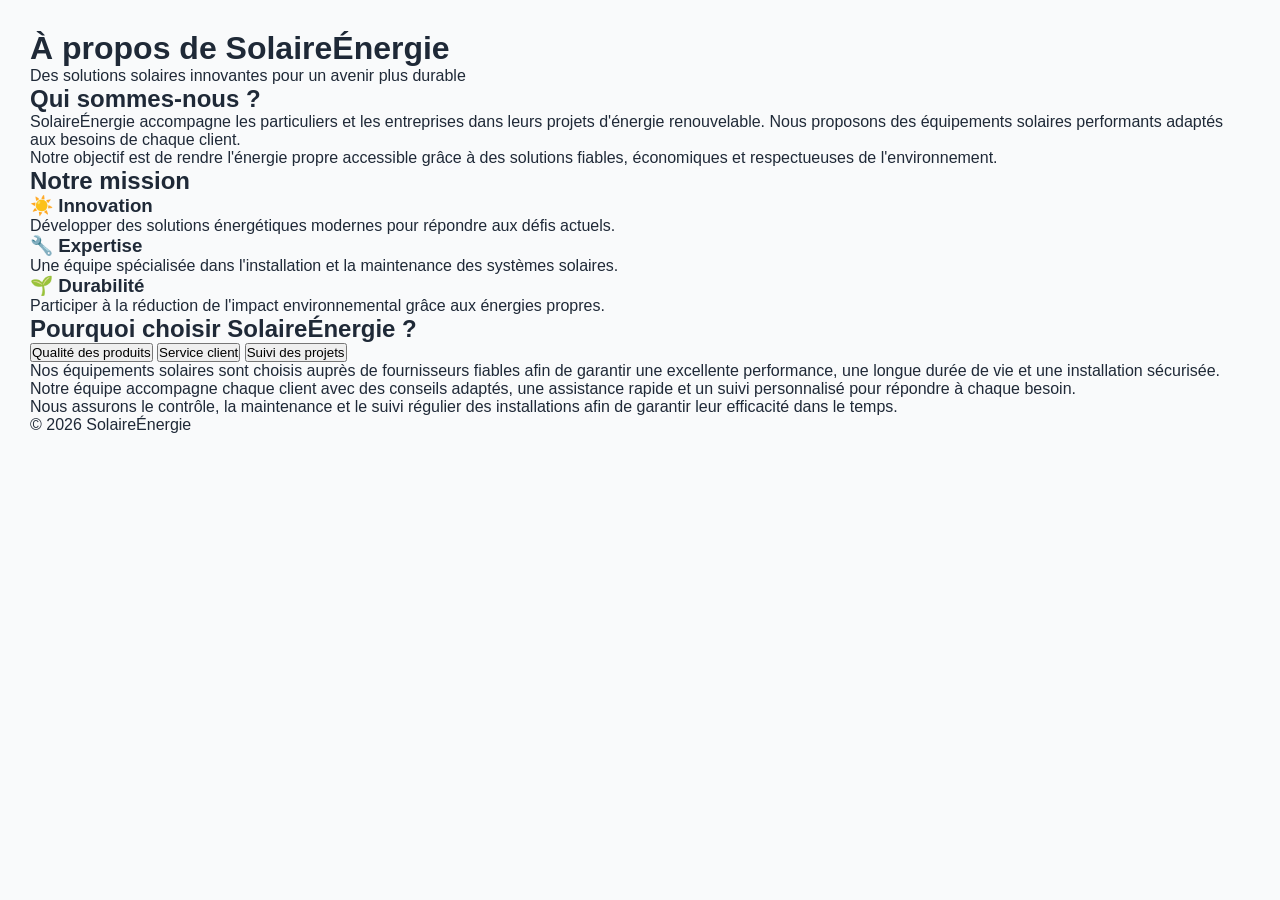
<file: index.html>
<!DOCTYPE html>
<html lang="fr">
<head>
    <meta charset="UTF-8">
    <meta name="viewport" content="width=device-width, initial-scale=1.0">
    <title>À propos - SolaireÉnergie</title>

    <link rel="stylesheet" href="style.css">
</head>
<body>
<header class="entete">
    <h1>À propos de SolaireÉnergie</h1>
    <p>Des solutions solaires innovantes pour un avenir plus durable</p>
</header>
<section class="presentation">
    <div class="texte">
        <h2>Qui sommes-nous ?</h2>
        <p>
            SolaireÉnergie accompagne les particuliers et les entreprises
            dans leurs projets d'énergie renouvelable.
            Nous proposons des équipements solaires performants
            adaptés aux besoins de chaque client.
        </p>

         <p>
            Notre objectif est de rendre l'énergie propre accessible
            grâce à des solutions fiables, économiques et respectueuses
            de l'environnement.
        </p>
    </div>
</section>
<section class="mission">

    <h2>Notre mission</h2>

    <div class="blocs">

        <div class="bloc">
            <h3>☀️ Innovation</h3>
            <p>
                Développer des solutions énergétiques modernes
                pour répondre aux défis actuels.
            </p>
        </div>
         <div class="bloc">
            <h3>🔧 Expertise</h3>
            <p>
                Une équipe spécialisée dans l'installation
                et la maintenance des systèmes solaires.
            </p>
        </div>


        <div class="bloc">
            <h3>🌱 Durabilité</h3>
            <p>
                Participer à la réduction de l'impact
                environnemental grâce aux énergies propres.
            </p>
        </div>

    </div>

</section>
<section class="engagement">

<h2>Pourquoi choisir SolaireÉnergie ?</h2>
<button onclick="afficher('qualite')">
Qualité des produits
</button>

<button onclick="afficher('service')">
Service client
</button>
<button onclick="afficher('suivi')">
Suivi des projets
</button>
<div id="qualite" class="contenu">
    Nos équipements solaires sont choisis auprès de fournisseurs fiables
    afin de garantir une excellente performance, une longue durée de vie
    et une installation sécurisée.
</div>


<div id="service" class="contenu">
    Notre équipe accompagne chaque client avec des conseils adaptés,
    une assistance rapide et un suivi personnalisé pour répondre
    à chaque besoin.
</div>


<div id="suivi" class="contenu">
    Nous assurons le contrôle, la maintenance et le suivi régulier
    des installations afin de garantir leur efficacité dans le temps.
</div>

</section>

<footer>
<p>
© 2026 SolaireÉnergie
</p>
</footer>
<script src="script.js"></script>
</body>
</html>
</file>
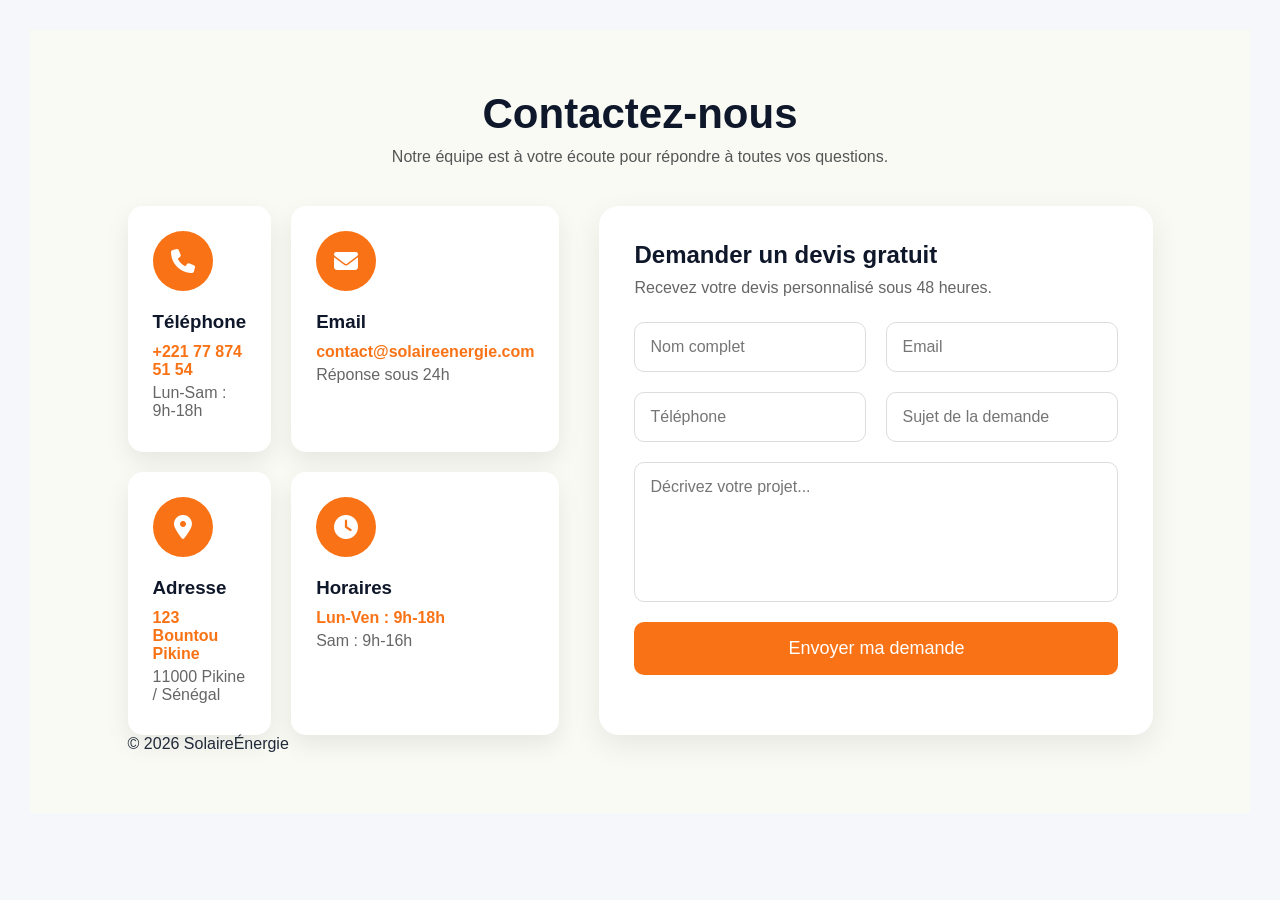
<file: contact.html>
<!DOCTYPE html>
<html lang="fr">
<head>
<meta charset="UTF-8">
<meta name="viewport" content="width=device-width, initial-scale=1.0">
<title>Contact - Solaire Énergie</title>
<link rel="stylesheet" href="style.css">
<link rel="stylesheet" href="contact.css">
<link rel="stylesheet" href="https://cdnjs.cloudflare.com/ajax/libs/font-awesome/6.5.2/css/all.min.css">
</head>

<body>

<section class="contact">

<div class="title">
<h1>Contactez-nous</h1>
<p>Notre équipe est à votre écoute pour répondre à toutes vos questions.</p>
</div>

<div class="container">

<div class="infos">

<div class="card">
<i class="fas fa-phone"></i>
<h3>Téléphone</h3>
<p>+221 77 874 51 54</p>
<span>Lun-Sam : 9h-18h</span>
</div>
<div class="card">
<i class="fas fa-envelope"></i>
<h3>Email</h3>
<p>contact@solaireenergie.com</p>
<span>Réponse sous 24h</span>
</div>

<div class="card">
<i class="fas fa-location-dot"></i>
<h3>Adresse</h3>
<p>123 Bountou Pikine</p>
<span>11000 Pikine / Sénégal</span>
</div>

<div class="card">
<i class="fas fa-clock"></i>
<h3>Horaires</h3>
<p>Lun-Ven : 9h-18h</p>
<span>Sam : 9h-16h</span>
</div>

</div>

<div class="formulaire">
    <h2>Demander un devis gratuit</h2>
<p>Recevez votre devis personnalisé sous 48 heures.</p>

<form id="contactForm">

<input type="text" id="nom" placeholder="Nom complet">

<input type="email" id="email" placeholder="Email">

<input type="tel" id="telephone" placeholder="Téléphone">

<input type="text" id="sujet" placeholder="Sujet de la demande">

<textarea id="message" rows="6" placeholder="Décrivez votre projet..."></textarea>

<button type="submit">Envoyer ma demande</button>

</form>

<p id="resultat"></p>

</div>

</div>

<script src="/script.js"></script>
<script src="contact.js"></script>
<footer>
    <p>
        © 2026 SolaireÉnergie
    </p>
</footer>
</body>
</html>
</file>
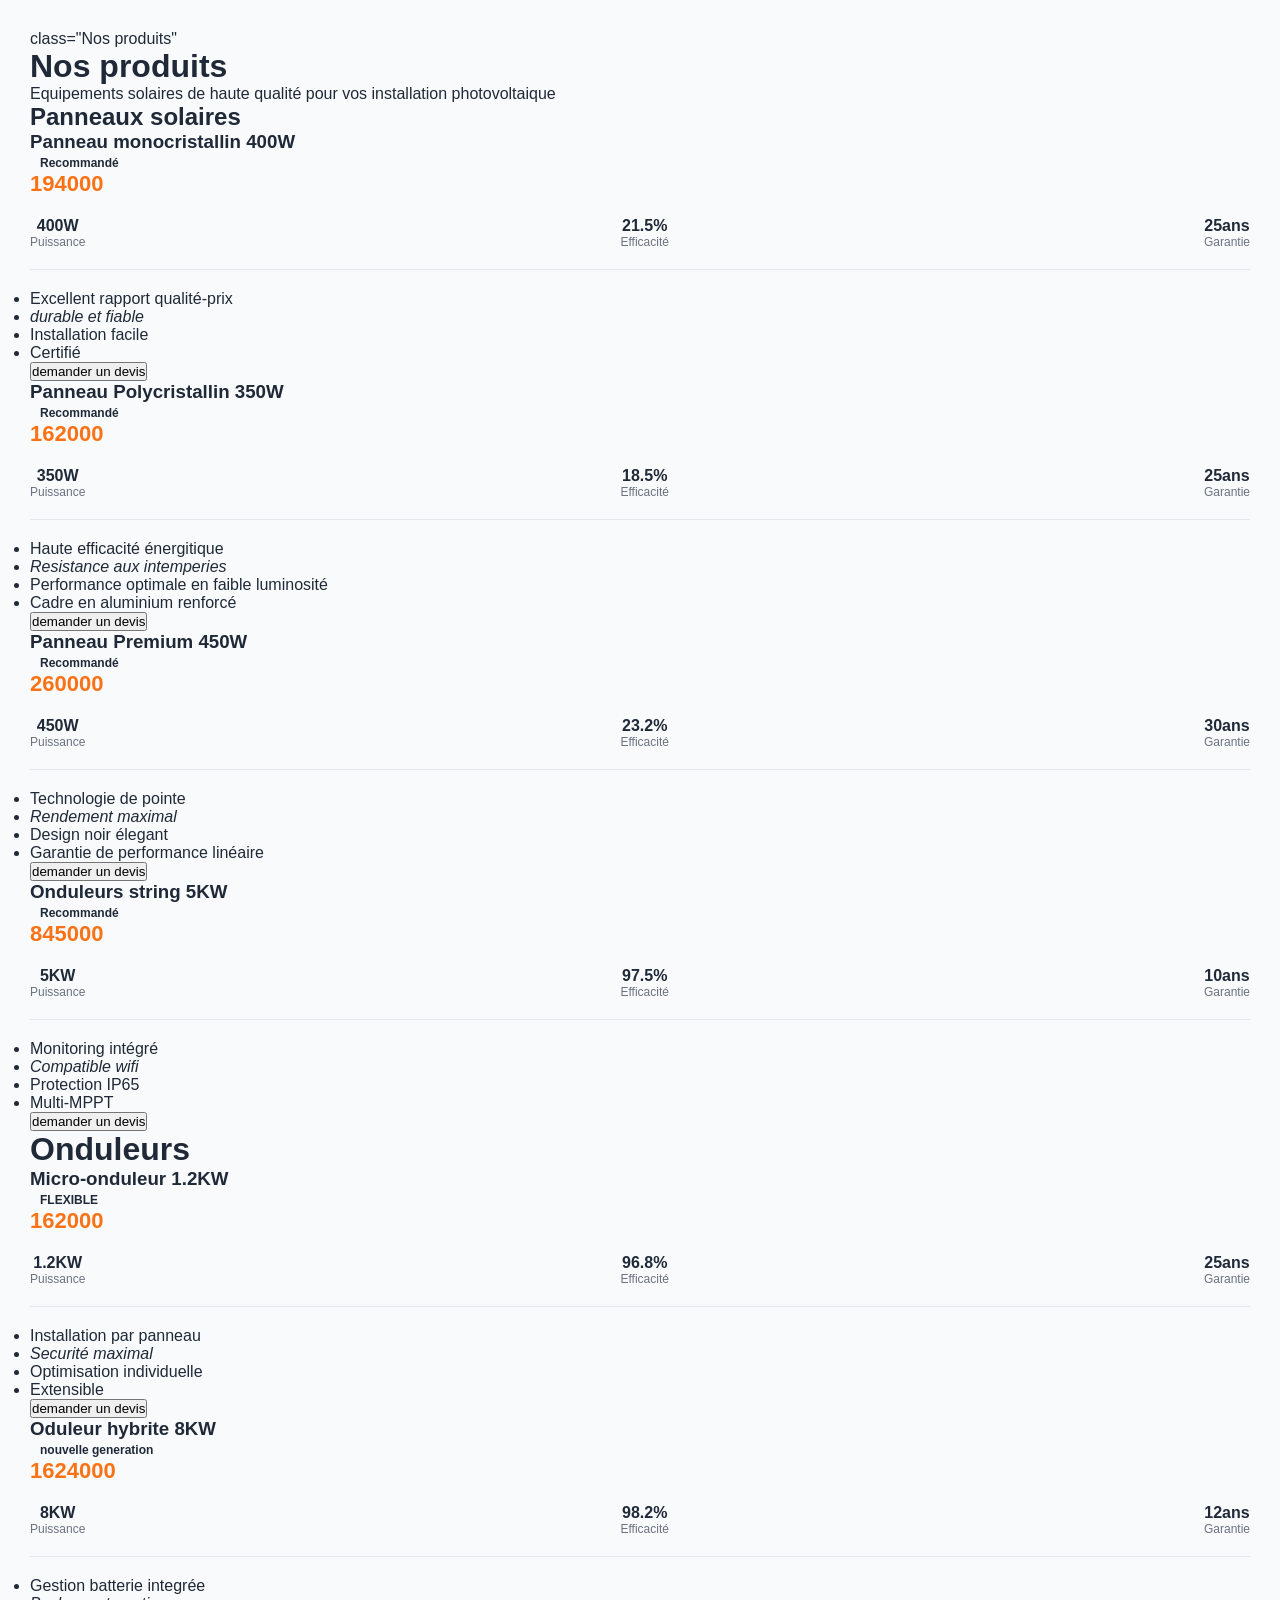
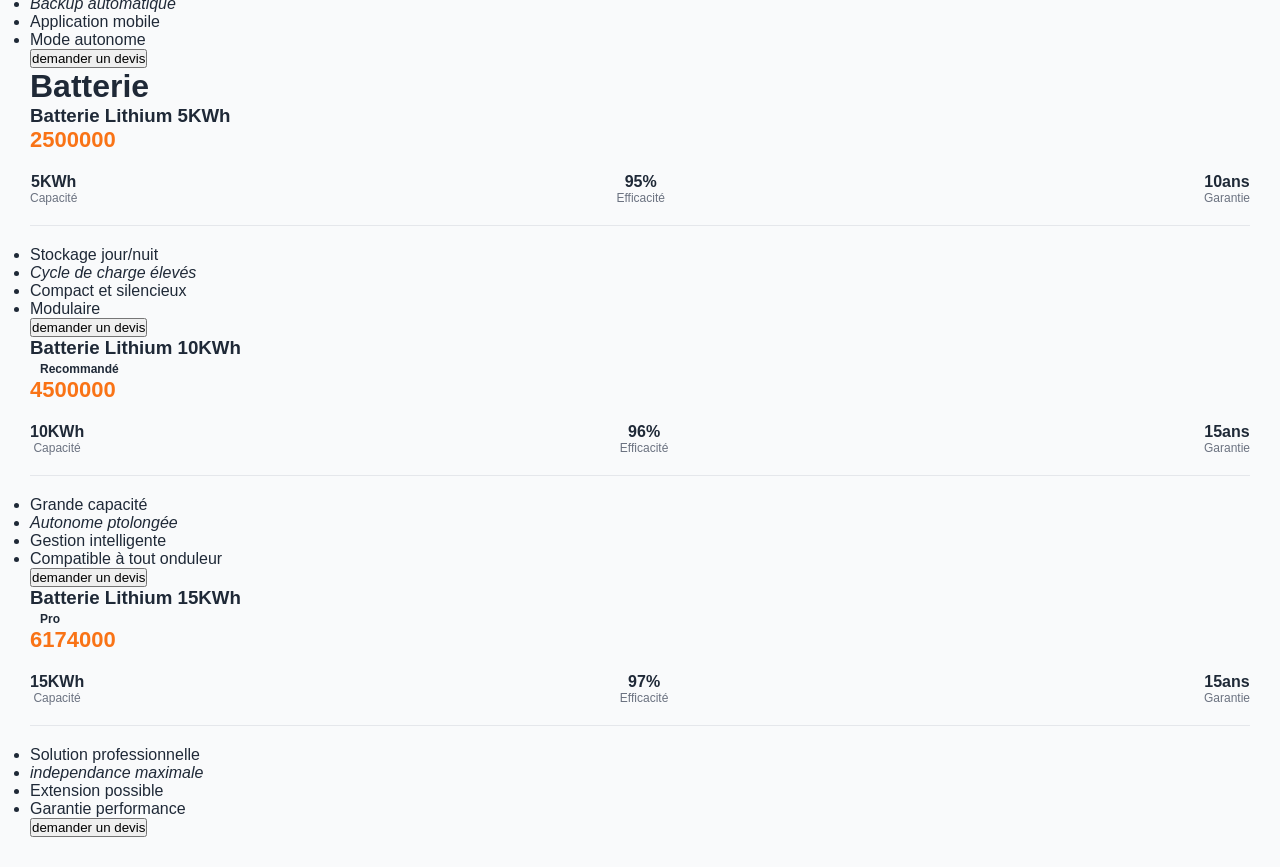
<file: Produit.html>
<!DOCTYPE html>
<html lang="fr">
<head>
    <meta charset="UTF-8">
    <meta name="viewport" content="width=device-width, initial-scale=1.0">
    <title>Nos produits</title>
    <link rel="stylesheet" href="style.css"
    <link rel="stylesheet" href>
    </head>
<body>
    <section>class="Nos produits"</section>
    <h1>Nos produits</h1>
    <p class="sous-titres">Equipements solaires de haute qualité pour vos installation photovoltaique</p>
<div class="Titre-categorie>
<i class="fa solid fa-sun"></i>
    <h2>Panneaux solaires</h2>
</div>
<div class="grille produits">
<!--Produit 1-->
<div class="carte-produit">
<div class="entete-produit">
<h3>Panneau monocristallin 400W</h3>
<span class="badge">Recommandé</span>
</div>
<p class="prix">194000</p>
<div class="specs">
<div>
    <strong>400W</strong>
    <span>Puissance</span>
</div>
<div>
    <strong>21.5%</strong>
    <span>Efficacité</span>
</div>
<div>
    <strong>25ans</strong>
    <span>Garantie</span>
</div>
</div>
<ul class="Avantages">
    <li>
        <i class="fa-solid fa-circle-check"></i>Excellent rapport qualité-prix
    </li>
    <li>
        <i class="fa-solid fa-circle-check">durable et fiable</i>
    </li>
    <li>
        <i class="fa-solid fa-circle-check"></i>Installation facile
    </li>
    <li>
        <i class="fa-solid fa-circle-check"></i>Certifié
    </li>
</ul>
<button class="btn-devis">demander un devis</button>
</body>
</html>
<!--Produit 2-->
<div class="carte-produit">
<div class="entete-produit">
<h3>Panneau Polycristallin 350W</h3>
<span class="badge">Recommandé</span>
</div>
<p class="prix">162000</p>
<div class="specs">
<div>
    <strong>350W</strong>
    <span>Puissance</span>
</div>
<div>
    <strong>18.5%</strong>
    <span>Efficacité</span>
</div>
<div>
    <strong>25ans</strong>
    <span>Garantie</span>
</div>
</div>
<ul class="Avantages">
    <li>
        <i class="fa-solid fa-circle-check"></i>Haute efficacité énergitique
    </li>
    <li>
        <i class="fa-solid fa-circle-check">Resistance aux intemperies</i>
    </li>
    <li>
        <i class="fa-solid fa-circle-check"></i>Performance optimale en faible luminosité
    </li>
    <li>
        <i class="fa-solid fa-circle-check"></i>Cadre en aluminium renforcé
    </li>
</ul>
<button class="btn-devis">demander un devis</button>
</body>
</html>
<!--Produit 3-->
<div class="carte-produit">
<div class="entete-produit">
<h3>Panneau Premium 450W</h3>
<span class="badge">Recommandé</span>
</div>
<p class="prix">260000</p>
<div class="specs">
<div>
    <strong>450W</strong>
    <span>Puissance</span>
</div>
<div>
    <strong>23.2%</strong>
    <span>Efficacité</span>
</div>
<div>
    <strong>30ans</strong>
    <span>Garantie</span>
</div>
</div>
<ul class="Avantages">
    <li>
        <i class="fa-solid fa-circle-check"></i>Technologie de pointe
    </li>
    <li>
        <i class="fa-solid fa-circle-check">Rendement maximal</i>
    </li>
    <li>
        <i class="fa-solid fa-circle-check"></i>Design noir élegant
    </li>
    <li>
        <i class="fa-solid fa-circle-check"></i>Garantie de performance linéaire
    </li>
</ul>
<button class="btn-devis">demander un devis</button>
</body>
</html>
<!--Produit 1-->
<div class="carte-produit">
<div class="entete-produit">
<h3>Onduleurs string 5KW</h3>
<span class="badge">Recommandé</span>
</div>
<p class="prix">845000</p>
<div class="specs">
<div>
    <strong>5KW</strong>
    <span>Puissance</span>
</div>
<div>
    <strong>97.5%</strong>
    <span>Efficacité</span>
</div>
<div>
    <strong>10ans</strong>
    <span>Garantie</span>
</div>
</div>
<ul class="Avantages">
    <li>
        <i class="fa-solid fa-circle-check"></i>Monitoring intégré
    </li>
    <li>
        <i class="fa-solid fa-circle-check">Compatible wifi</i>
    </li>
    <li>
        <i class="fa-solid fa-circle-check"></i>Protection IP65
    </li>
    <li>
        <i class="fa-solid fa-circle-check"></i>Multi-MPPT
    </li>
</ul>
<button class="btn-devis">demander un devis</button>
</body>
<h1>Onduleurs</h1>
<!--Produit 2-->
<div class="carte-produit">
<div class="entete-produit">
<h3>Micro-onduleur 1.2KW</h3>
<span class="badge">FLEXIBLE</span>
</div>
<p class="prix">162000</p>
<div class="specs">
<div>
    <strong>1.2KW</strong>
    <span>Puissance</span>
</div>
<div>
    <strong>96.8%</strong>
    <span>Efficacité</span>
</div>
<div>
    <strong>25ans</strong>
    <span>Garantie</span>
</div>
</div>
<ul class="Avantages">
    <li>
        <i class="fa-solid fa-circle-check"></i>Installation par panneau
    </li>
    <li>
        <i class="fa-solid fa-circle-check">Securité maximal</i>
    </li>
    <li>
        <i class="fa-solid fa-circle-check"></i>Optimisation individuelle
    </li>
    <li>
        <i class="fa-solid fa-circle-check"></i>Extensible
    </li>
</ul>
<button class="btn-devis">demander un devis</button>
</body>
</html>
<!--Produit 3-->
<div class="carte-produit">
<div class="entete-produit">
<h3>Oduleur hybrite 8KW</h3>
<span class="badge">nouvelle generation</span>
</div>
<p class="prix">1624000</p>
<div class="specs">
<div>
    <strong>8KW</strong>
    <span>Puissance</span>
</div>
<div>
    <strong>98.2%</strong>
    <span>Efficacité</span>
</div>
<div>
    <strong>12ans</strong>
    <span>Garantie</span>
</div>
</div>
<ul class="Avantages">
    <li>
        <i class="fa-solid fa-circle-check"></i>Gestion batterie integrée
    </li>
    <li>
        <i class="fa-solid fa-circle-check">Backup automatique</i>
    </li>
    <li>
        <i class="fa-solid fa-circle-check"></i>Application mobile
    </li>
    <li>
        <i class="fa-solid fa-circle-check"></i>Mode autonome
    </li>
</ul>
<button class="btn-devis">demander un devis</button>
</body>

    <h1>Batterie</h1>
    
<!--Produit 1-->
<div class="carte-produit">
<div class="entete-produit">
<h3>Batterie Lithium 5KWh</h3>
</div>
<p class="prix">2500000</p>
<div class="specs">
<div>
    <strong>5KWh</strong>
    <span>Capacité</span>
</div>
<div>
    <strong>95%</strong>
    <span>Efficacité</span>
</div>
<div>
    <strong>10ans</strong>
    <span>Garantie</span>
</div>
</div>
<ul class="Avantages">
    <li>
        <i class="fa-solid fa-circle-check"></i>Stockage jour/nuit
    </li>
    <li>
        <i class="fa-solid fa-circle-check">Cycle de charge élevés</i>
    </li>
    <li>
        <i class="fa-solid fa-circle-check"></i>Compact et silencieux
    </li>
    <li>
        <i class="fa-solid fa-circle-check"></i>Modulaire
    </li>
</ul>
<button class="btn-devis">demander un devis</button>
</body>
</html>
<!--Produit 2-->
<div class="carte-produit">
<div class="entete-produit">
<h3>Batterie Lithium 10KWh</h3>
<span class="badge">Recommandé</span>
</div>
<p class="prix">4500000</p>
<div class="specs">
<div>
    <strong>10KWh</strong>
    <span>Capacité</span>
</div>
<div>
    <strong>96%</strong>
    <span>Efficacité</span>
</div>
<div>
    <strong>15ans</strong>
    <span>Garantie</span>
</div>
</div>
<ul class="Avantages">
    <li>
        <i class="fa-solid fa-circle-check"></i>Grande capacité
    </li>
    <li>
        <i class="fa-solid fa-circle-check">Autonome ptolongée</i>
    </li>
    <li>
        <i class="fa-solid fa-circle-check"></i>Gestion intelligente
    </li>
    <li>
        <i class="fa-solid fa-circle-check"></i>Compatible à tout onduleur
    </li>
</ul>
<button class="btn-devis">demander un devis</button>
</body>
<!--Produit 3-->
<div class="carte-produit">
<div class="entete-produit">
<h3>Batterie Lithium 15KWh</h3>
<span class="badge">Pro</span>
</div>
<p class="prix">6174000</p>
<div class="specs">
<div>
    <strong>15KWh</strong>
    <span>Capacité</span>
</div>
<div>
    <strong>97%</strong>
    <span>Efficacité</span>
</div>
<div>
    <strong>15ans</strong>
    <span>Garantie</span>
</div>
</div>
<ul class="Avantages">
    <li>
        <i class="fa-solid fa-circle-check"></i>Solution professionnelle
    </li>
    <li>
        <i class="fa-solid fa-circle-check">independance maximale</i>
    </li>
    <li>
        <i class="fa-solid fa-circle-check"></i>Extension possible
    </li>
    <li>
        <i class="fa-solid fa-circle-check"></i>Garantie performance
    </li>
</ul>
<button class="btn-devis">demander un devis</button>
</body>
</html>
</file>
<file: style.css>
* {
 margin: 0;
 padding: 0;
 box-sizing: border-box;
 font-family: 'Segoe UI', Arial, sans-serif;
}

body {
 background: #f9fafb;
 padding: 30px;
 color: #1f2937;
}

.container {
 max-width: 1200px;
 margin: 0 auto;
}

/* Header */
.header {
 display: flex;
 align-items: center;
 gap: 12px;
 margin-bottom: 30px;
}

.header i {
 background: #f97316;
 color: white;
 padding: 10px;
 border-radius: 10px;
 font-size: 20px;
}

.header h1 {
 font-size: 28px;
 font-weight: 700;
}

/* Grille */
.grille {
 display: grid;
 grid-template-columns: repeat(auto-fit, minmax(320px, 1fr));
 gap: 24px;
}

/* Carte produit */
.carte {
 background: white;
 border: 1px solid #e5e7eb;
 border-radius: 12px;
 padding: 24px;
 box-shadow: 0 1px 3px rgba(0,0,0,0.05);
}

.titre-ligne {
 display: flex;
 align-items: center;
 gap: 10px;
 margin-bottom: 8px;
}

.carte h2 {
 font-size: 18px;
 font-weight: 600;
}

.badge {
 padding: 4px 10px;
 border-radius: 20px;
 font-size: 12px;
 font-weight: 600;
}

.badge.orange {
 background: #fed7aa;
 color:#ea580c;
}

.badge.jaune {
 background: #fef3c7;
 color: #d97706;
}

.prix {
 color: #f97316;
 font-size: 22px;
 font-weight: 700;
 margin-bottom: 20px;
}

/* Specs */
.specs {
 display: flex;
 justify-content: space-between;
 text-align: center;
 margin-bottom: 20px;
 padding-bottom: 20px;
  border-bottom: 1px solid #e5e7eb;
}

.specs div {
 display: flex;
 flex-direction: column;
}

.specs strong {
 font-size: 16px;
 font-weight: 600;
}

.specs span {
 font-size: 12px;
 color: #6b7280;
}

/* Features */
.features {
 list-style: none;
 margin-bottom: 20px;
}

.features li {
 margin-bottom: 10px;
 font-size: 14px;
 color: #374151;
}

.features i {
 color: #10b981;
 margin-right: 8px;
}

/* Bouton */
.btn {
 width: 100%;
 background: #1e293b;
 color: white;
 border: none;
 padding: 12px;
 border-radius: 8px;
 font-weight: 600;
 cursor: pointer;
 transition: 0.2s;
}

.btn:hover {
 background: #0f172a;
}
</file>
<file: contact.css>
.contact{
    padding: 60px 8%;
    background: #fbfbf5ea;
}
*{
margin:0;
padding:0;
box-sizing:border-box;
font-family:Arial,sans-serif;
}

body{
background:#f5f7fb;
}

.contact{
padding:60px 8%;
}
.card i{
    width:60px;
    height:60px;
    background:#f97316;
    color:#fff;
    border-radius:50%;
    display:flex;
    justify-content:center;
    align-items:center;
    font-size:24px;
    margin-bottom:20px;
}

.title{
text-align:center;
margin-bottom:40px;
}

.title h1{
font-size:42px;
color:#0f172a;
margin-bottom:10px;
}

.title p{
color:#555;
}

.container{
display:grid;
grid-template-columns:1fr 1.2fr;
gap:40px;
}
.infos{
display:grid;
grid-template-columns:1fr 1fr;
gap:20px;
}

.card{
background:white;
padding:25px;
border-radius:15px;
box-shadow:0 10px 25px rgba(0,0,0,.08);
transition:.3s;
}

.card:hover{
transform:translateY(-8px);
}

.card i{
width:60px;
height:60px;
background:#f97316;
color:white;
border-radius:50%;
display:flex;
align-items:center;
justify-content:center;
font-size:24px;
margin-bottom:20px;
}

.card h3{
margin-bottom:10px;
color:#0f172a;
}
.card p{
color:#f97316;
font-weight:bold;
margin-bottom:5px;
}

.card span{
color:#666;
}

.formulaire{
background:white;
padding:35px;
border-radius:20px;
box-shadow:0 10px 30px rgba(0,0,0,.08);
}

.formulaire h2{
margin-bottom:10px;
color:#0f172a;
}

.formulaire p{
margin-bottom:25px;
color:#666;
}

form{
display:grid;
grid-template-columns:1fr 1fr;
gap:20px;
}
input,
textarea{
padding:15px;
border:1px solid #ddd;
border-radius:10px;
font-size:16px;
}

textarea{
grid-column:1/3;
resize:none;
}

button{
grid-column:1/3;
padding:16px;
background:#f97316;
color:white;
font-size:18px;
border:none;
border-radius:10px;
cursor:pointer;
transition:.3s;
}

button:hover{
background:#ea580c;
}

#resultat{
margin-top:20px;
font-weight:bold;
}
@media(max-width:900px){

.container{
grid-template-columns:1fr;
}

.infos{
grid-template-columns:1fr;
}

form{
grid-template-columns:1fr;
}

textarea,
button{
grid-column:1;
}

}
</file>
